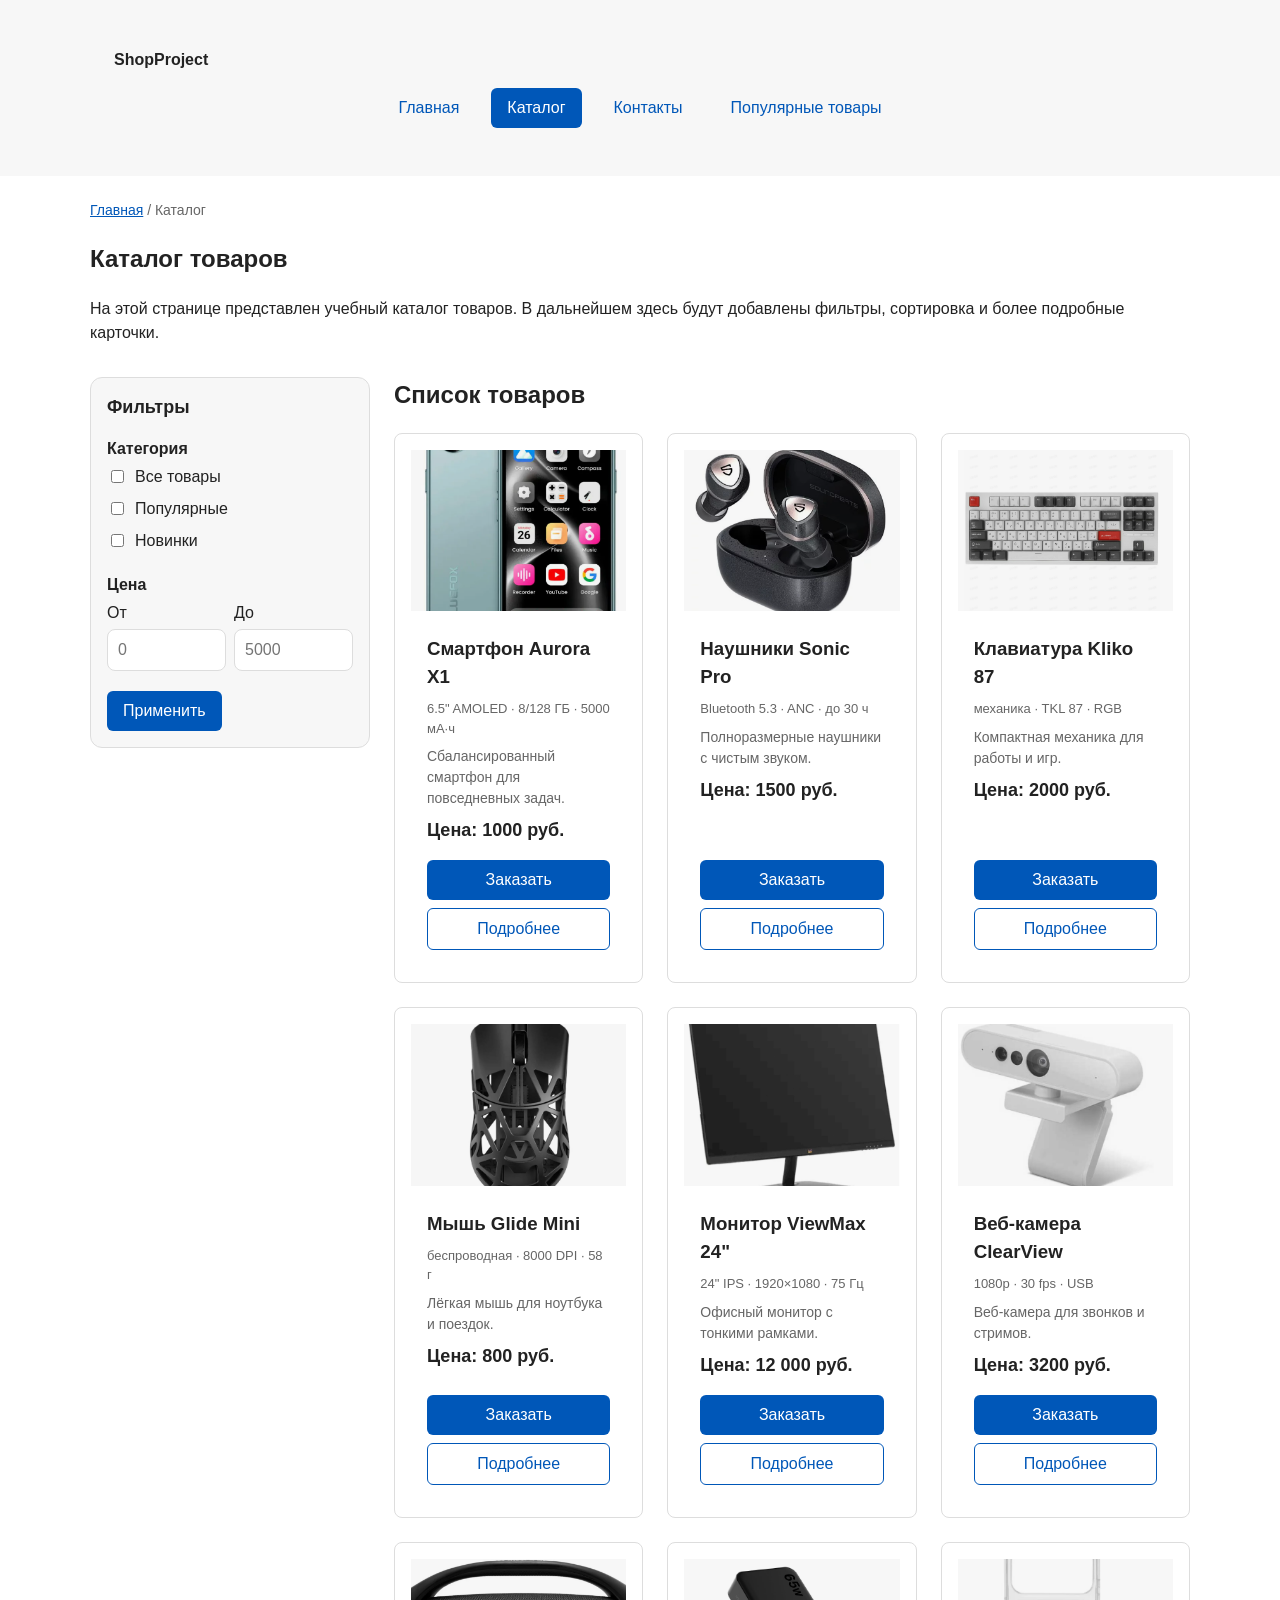
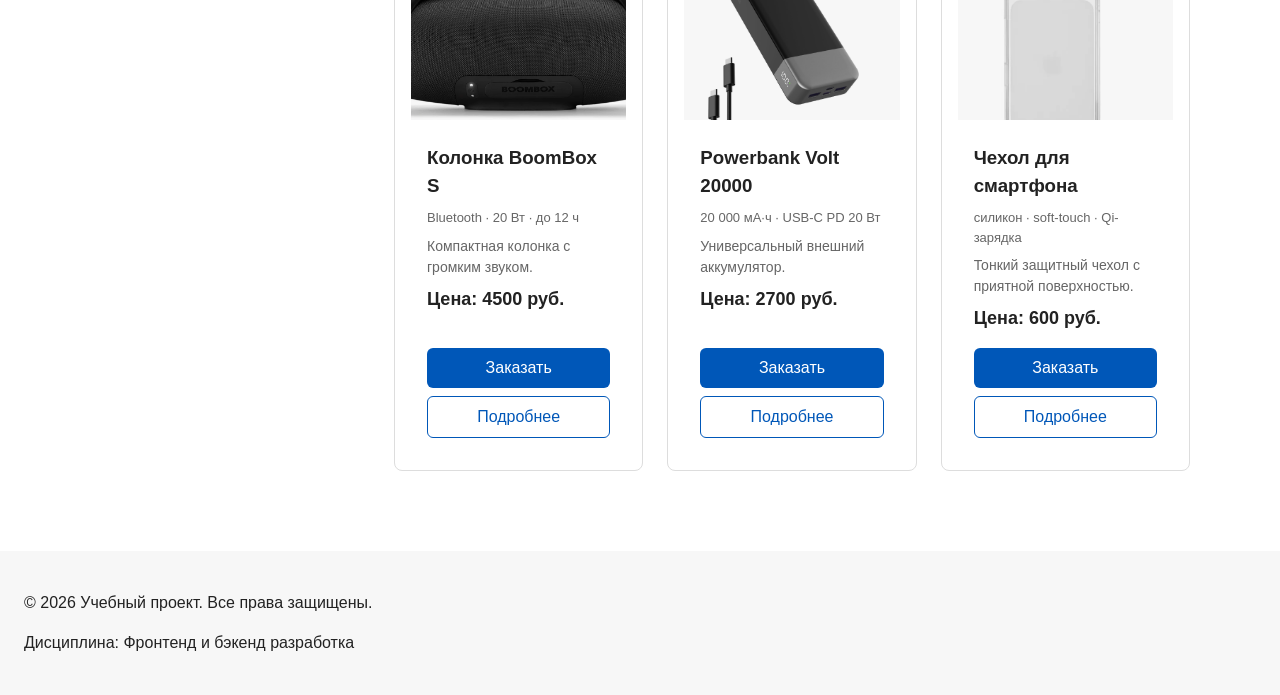
<file: catalog.html>
<!DOCTYPE html>
<html lang="ru">
<head>
  <meta charset="UTF-8">
  <meta name="viewport" content="width=device-width, initial-scale=1.0">
  <title>Каталог товаров — Учебный интернет-магазин</title>
  <meta name="description" content="Каталог товаров учебного интернет-магазина.">

  <link rel="stylesheet" href="css/style.css">

  <meta property="og:type" content="website">
  <meta property="og:title" content="Учебный интернет-магазин">
  <meta property="og:description" content="Учебный frontend-проект интернет-магазина.">
  <meta property="og:image" content="https://razen-mirea.github.io/kr1-html-css-shop/images/preview.jpg">
  <meta property="og:url" content="https://razen-mirea.github.io/kr1-html-css-shop/catalog.html">

  <script src="js/main.js" defer></script>
</head>
<body>
  <header class="site-header">
    <div class="site-header__inner">
      <a class="site-header__logo" href="index.html">ShopProject</a>

      <nav class="site-nav" aria-label="Основная навигация">
        <ul class="site-nav__list">
          <li class="site-nav__item">
            <a class="site-nav__link" href="index.html">Главная</a>
          </li>
          <li class="site-nav__item">
            <a class="site-nav__link site-nav__link--active" href="catalog.html" aria-current="page">Каталог</a>
          </li>
          <li class="site-nav__item">
            <a class="site-nav__link" href="contacts.html">Контакты</a>
          </li>
          <li class="site-nav__item">
            <a class="site-nav__link" href="index.html#popular">Популярные товары</a>
          </li>
        </ul>
      </nav>
    </div>
  </header>

  <main>
    <nav class="breadcrumbs" aria-label="Хлебные крошки">
      <a class="breadcrumbs__link" href="index.html">Главная</a>
      <span class="breadcrumbs__current">Каталог</span>
    </nav>

    <section class="section">
      <h1>Каталог товаров</h1>
      <p>
        На этой странице представлен учебный каталог товаров.
        В дальнейшем здесь будут добавлены фильтры, сортировка и более
        подробные карточки.
      </p>
    </section>

    <div class="catalog-layout">
      <aside
        class="catalog__filters filters filters_sticky"
        aria-label="Фильтры каталога"
      >
        <h2 class="filters__title">Фильтры</h2>

        <form class="filters__form" action="#" method="get">
          <fieldset class="filters__group">
            <legend class="filters__legend">Категория</legend>

            <label class="filters__option">
              <input
                class="filters__checkbox"
                id="cat-all"
                type="checkbox"
                name="category"
                value="all"
              >
              <span class="filters__label-text">Все товары</span>
            </label>

            <label class="filters__option">
              <input
                class="filters__checkbox"
                id="cat-popular"
                type="checkbox"
                name="category"
                value="popular"
              >
              <span class="filters__label-text">Популярные</span>
            </label>

            <label class="filters__option">
              <input
                class="filters__checkbox"
                id="cat-new"
                type="checkbox"
                name="category"
                value="new"
              >
              <span class="filters__label-text">Новинки</span>
            </label>
          </fieldset>

          <fieldset class="filters__group">
            <legend class="filters__legend">Цена</legend>

            <div class="filters__range">
              <label class="filters__field" for="price-from">
                <span class="filters__label-text">От</span>
                <input
                  class="filters__input"
                  id="price-from"
                  name="price-from"
                  type="number"
                  min="0"
                  placeholder="0"
                >
              </label>

              <label class="filters__field" for="price-to">
                <span class="filters__label-text">До</span>
                <input
                  class="filters__input"
                  id="price-to"
                  name="price-to"
                  type="number"
                  min="0"
                  placeholder="5000"
                >
              </label>
            </div>
          </fieldset>

          <button class="button button--primary filters__submit" type="submit">
            Применить
          </button>
        </form>
      </aside>

      <section class="catalog__products" id="catalog" aria-labelledby="catalog-products-title">
        <h2 id="catalog-products-title">Список товаров</h2>

        <div class="products-grid">
          <article class="product-card">
            <div class="product-card__media">
              <img
                class="product-card__image"
                src="images/products/aurora-x1.jpg"
                alt="Смартфон Aurora X1"
                data-fallback-name="Смартфон Aurora X1"
                width="480"
                height="360"
                loading="lazy"
                decoding="async"
              >
            </div>
            <div class="product-card__body">
              <h3 class="product-card__title">Смартфон Aurora X1</h3>
              <p class="product-card__specs-inline">6.5" AMOLED · 8/128 ГБ · 5000 мА·ч</p>
              <p class="product-card__description">Сбалансированный смартфон для повседневных задач.</p>
              <p class="product-card__price">Цена: 1000 руб.</p>
              <div class="product-card__actions">
                <button class="button button--primary product-card__button" type="button" data-product="Смартфон Aurora X1">Заказать</button>
                <a class="button button--secondary" href="product.html?id=aurora-x1">Подробнее</a>
              </div>
            </div>
          </article>

          <article class="product-card">
            <div class="product-card__media">
              <img
                class="product-card__image"
                src="images/products/sonic-pro.jpg"
                alt="Наушники Sonic Pro"
                data-fallback-name="Наушники Sonic Pro"
                width="480"
                height="360"
                loading="lazy"
                decoding="async"
              >
            </div>
            <div class="product-card__body">
              <h3 class="product-card__title">Наушники Sonic Pro</h3>
              <p class="product-card__specs-inline">Bluetooth 5.3 · ANC · до 30 ч</p>
              <p class="product-card__description">Полноразмерные наушники с чистым звуком.</p>
              <p class="product-card__price">Цена: 1500 руб.</p>
              <div class="product-card__actions">
                <button class="button button--primary product-card__button" type="button" data-product="Наушники Sonic Pro">Заказать</button>
                <a class="button button--secondary" href="product.html?id=sonic-pro">Подробнее</a>
              </div>
            </div>
          </article>

          <article class="product-card">
            <div class="product-card__media">
              <img
                class="product-card__image"
                src="images/products/kliko-87.jpg"
                alt="Клавиатура Kliko 87"
                data-fallback-name="Клавиатура Kliko 87"
                width="480"
                height="360"
                loading="lazy"
                decoding="async"
              >
            </div>
            <div class="product-card__body">
              <h3 class="product-card__title">Клавиатура Kliko 87</h3>
              <p class="product-card__specs-inline">механика · TKL 87 · RGB</p>
              <p class="product-card__description">Компактная механика для работы и игр.</p>
              <p class="product-card__price">Цена: 2000 руб.</p>
              <div class="product-card__actions">
                <button class="button button--primary product-card__button" type="button" data-product="Клавиатура Kliko 87">Заказать</button>
                <a class="button button--secondary" href="product.html?id=kliko-87">Подробнее</a>
              </div>
            </div>
          </article>

          <article class="product-card">
            <div class="product-card__media">
              <img
                class="product-card__image"
                src="images/products/glide-mini.jpg"
                alt="Мышь Glide Mini"
                data-fallback-name="Мышь Glide Mini"
                width="480"
                height="360"
                loading="lazy"
                decoding="async"
              >
            </div>
            <div class="product-card__body">
              <h3 class="product-card__title">Мышь Glide Mini</h3>
              <p class="product-card__specs-inline">беспроводная · 8000 DPI · 58 г</p>
              <p class="product-card__description">Лёгкая мышь для ноутбука и поездок.</p>
              <p class="product-card__price">Цена: 800 руб.</p>
              <div class="product-card__actions">
                <button class="button button--primary product-card__button" type="button" data-product="Мышь Glide Mini">Заказать</button>
                <a class="button button--secondary" href="product.html?id=glide-mini">Подробнее</a>
              </div>
            </div>
          </article>

          <article class="product-card">
            <div class="product-card__media">
              <img
                class="product-card__image"
                src="images/products/viewmax-24.jpg"
                alt='Монитор ViewMax 24"'
                data-fallback-name='Монитор ViewMax 24"'
                width="480"
                height="360"
                loading="lazy"
                decoding="async"
              >
            </div>
            <div class="product-card__body">
              <h3 class="product-card__title">Монитор ViewMax 24"</h3>
              <p class="product-card__specs-inline">24" IPS · 1920×1080 · 75 Гц</p>
              <p class="product-card__description">Офисный монитор с тонкими рамками.</p>
              <p class="product-card__price">Цена: 12 000 руб.</p>
              <div class="product-card__actions">
                <button class="button button--primary product-card__button" type="button" data-product='Монитор ViewMax 24"'>Заказать</button>
                <a class="button button--secondary" href="product.html?id=viewmax-24">Подробнее</a>
              </div>
            </div>
          </article>

          <article class="product-card">
            <div class="product-card__media">
              <img
                class="product-card__image"
                src="images/products/clearview-cam.jpg"
                alt="Веб-камера ClearView"
                data-fallback-name="Веб-камера ClearView"
                width="480"
                height="360"
                loading="lazy"
                decoding="async"
              >
            </div>
            <div class="product-card__body">
              <h3 class="product-card__title">Веб-камера ClearView</h3>
              <p class="product-card__specs-inline">1080p · 30 fps · USB</p>
              <p class="product-card__description">Веб-камера для звонков и стримов.</p>
              <p class="product-card__price">Цена: 3200 руб.</p>
              <div class="product-card__actions">
                <button class="button button--primary product-card__button" type="button" data-product="Веб-камера ClearView">Заказать</button>
                <a class="button button--secondary" href="product.html?id=clearview-cam">Подробнее</a>
              </div>
            </div>
          </article>

          <article class="product-card">
            <div class="product-card__media">
              <img
                class="product-card__image"
                src="images/products/boombox-s.jpg"
                alt="Колонка BoomBox S"
                data-fallback-name="Колонка BoomBox S"
                width="480"
                height="360"
                loading="lazy"
                decoding="async"
              >
            </div>
            <div class="product-card__body">
              <h3 class="product-card__title">Колонка BoomBox S</h3>
              <p class="product-card__specs-inline">Bluetooth · 20 Вт · до 12 ч</p>
              <p class="product-card__description">Компактная колонка с громким звуком.</p>
              <p class="product-card__price">Цена: 4500 руб.</p>
              <div class="product-card__actions">
                <button class="button button--primary product-card__button" type="button" data-product="Колонка BoomBox S">Заказать</button>
                <a class="button button--secondary" href="product.html?id=boombox-s">Подробнее</a>
              </div>
            </div>
          </article>

          <article class="product-card">
            <div class="product-card__media">
              <img
                class="product-card__image"
                src="images/products/volt-20000.jpg"
                alt="Powerbank Volt 20000"
                data-fallback-name="Powerbank Volt 20000"
                width="480"
                height="360"
                loading="lazy"
                decoding="async"
              >
            </div>
            <div class="product-card__body">
              <h3 class="product-card__title">Powerbank Volt 20000</h3>
              <p class="product-card__specs-inline">20 000 мА·ч · USB-C PD 20 Вт</p>
              <p class="product-card__description">Универсальный внешний аккумулятор.</p>
              <p class="product-card__price">Цена: 2700 руб.</p>
              <div class="product-card__actions">
                <button class="button button--primary product-card__button" type="button" data-product="Powerbank Volt 20000">Заказать</button>
                <a class="button button--secondary" href="product.html?id=volt-20000">Подробнее</a>
              </div>
            </div>
          </article>

          <article class="product-card">
            <div class="product-card__media">
              <img
                class="product-card__image"
                src="images/products/phone-case.jpg"
                alt="Чехол для смартфона"
                data-fallback-name="Чехол для смартфона"
                width="480"
                height="360"
                loading="lazy"
                decoding="async"
              >
            </div>
            <div class="product-card__body">
              <h3 class="product-card__title">Чехол для смартфона</h3>
              <p class="product-card__specs-inline">силикон · soft-touch · Qi-зарядка</p>
              <p class="product-card__description">Тонкий защитный чехол с приятной поверхностью.</p>
              <p class="product-card__price">Цена: 600 руб.</p>
              <div class="product-card__actions">
                <button class="button button--primary product-card__button" type="button" data-product="Чехол для смартфона">Заказать</button>
                <a class="button button--secondary" href="product.html?id=phone-case">Подробнее</a>
              </div>
            </div>
          </article>
        </div>
      </section>
    </div>
  </main>

  <footer>
    <p>&copy; 2026 Учебный проект. Все права защищены.</p>
    <p>Дисциплина: Фронтенд и бэкенд разработка</p>
  </footer>

  <dialog class="order-dialog" id="order-dialog" aria-labelledby="order-dialog-title">
    <button
      class="order-dialog__close"
      type="button"
      id="close-order-dialog-x"
      aria-label="Закрыть окно"
    >
      <span aria-hidden="true">×</span>
    </button>

    <h2 class="order-dialog__title" id="order-dialog-title">Оформление заявки</h2>

    <form class="order-form" id="order-form" action="#" method="post" novalidate>
      <input id="selected-product" name="selected-product" type="hidden">

      <div class="order-form__field">
        <label class="order-form__label" for="order-name">Имя</label>
        <input
          class="order-form__input"
          id="order-name"
          name="name"
          type="text"
          autocomplete="name"
          placeholder="Укажите имя"
          aria-describedby="order-name-error"
          aria-invalid="false"
          required
        >
        <p class="order-form__error" id="order-name-error" role="alert" hidden></p>
      </div>

      <div class="order-form__field">
        <label class="order-form__label" for="order-email">E-mail</label>
        <input
          class="order-form__input"
          id="order-email"
          name="email"
          type="email"
          autocomplete="email"
          placeholder="Укажите электронную почту"
          aria-describedby="order-email-error"
          aria-invalid="false"
          required
        >
        <p class="order-form__error" id="order-email-error" role="alert" hidden></p>
      </div>

      <div class="order-form__field">
        <label class="order-form__label" for="order-phone">Телефон</label>
        <input
          class="order-form__input"
          id="order-phone"
          name="phone"
          type="tel"
          inputmode="tel"
          autocomplete="tel"
          placeholder="+7 (900) 000-00-00"
          pattern="^\+7 \(\d{3}\) \d{3}-\d{2}-\d{2}$"
          aria-describedby="order-phone-error"
          aria-invalid="false"
          required
        >
        <p class="order-form__error" id="order-phone-error" role="alert" hidden></p>
      </div>

      <div class="form-field">
        <label for="order-date">Дата связи</label>
        <input
          class="order-form__input"
          id="order-date"
          name="date"
          type="date"
        >
      </div>

      <div class="form-field">
        <label for="order-topic">Тема заявки</label>
        <select
          id="order-topic"
          name="topic"
          aria-describedby="order-topic-error"
          aria-invalid="false"
          required
        >
          <option value="">Выберите тему</option>
          <option value="product">Заказ товара</option>
          <option value="consultation">Консультация</option>
          <option value="delivery">Доставка</option>
        </select>
        <p class="order-form__error" id="order-topic-error" role="alert" hidden></p>
      </div>

      <div class="form-field">
        <label for="order-comment">Комментарий</label>
        <textarea
          class="order-form__input"
          id="order-comment"
          name="comment"
          rows="4"
          placeholder="Укажите дополнительную информацию"
        ></textarea>
      </div>

      <div class="form-field form-field--checkbox">
        <label>
          <input
            id="checkbox-order-dialog"
            name="agreement"
            type="checkbox"
            aria-describedby="checkbox-order-dialog-error"
            aria-invalid="false"
            required
          >
          Я согласен на обработку данных
        </label>
        <p class="order-form__error" id="checkbox-order-dialog-error" role="alert" hidden></p>
      </div>

      <div class="order-form__actions">
        <button class="button button--ghost" type="button" id="clear-order-form">
          Очистить всё
        </button>
        <button class="button button--secondary" type="button" id="close-order-dialog">
          Закрыть
        </button>
        <button class="button button--primary" type="submit" id="submit-order-dialog">
          Отправить заявку
        </button>
      </div>
    </form>
  </dialog>

  <button class="scroll-top" type="button" aria-label="Наверх">
    <span class="scroll-top__icon" aria-hidden="true"></span>
  </button>

  <p class="success-message" id="success-message" role="status" aria-live="polite" hidden>
    Форма успешно отправлена!
  </p>

  <script src="js/product-images.js" defer></script>
  <script src="js/main.js" defer></script>
  <script src="js/scroll-top.js" defer></script>
</body>
</html>
</file>
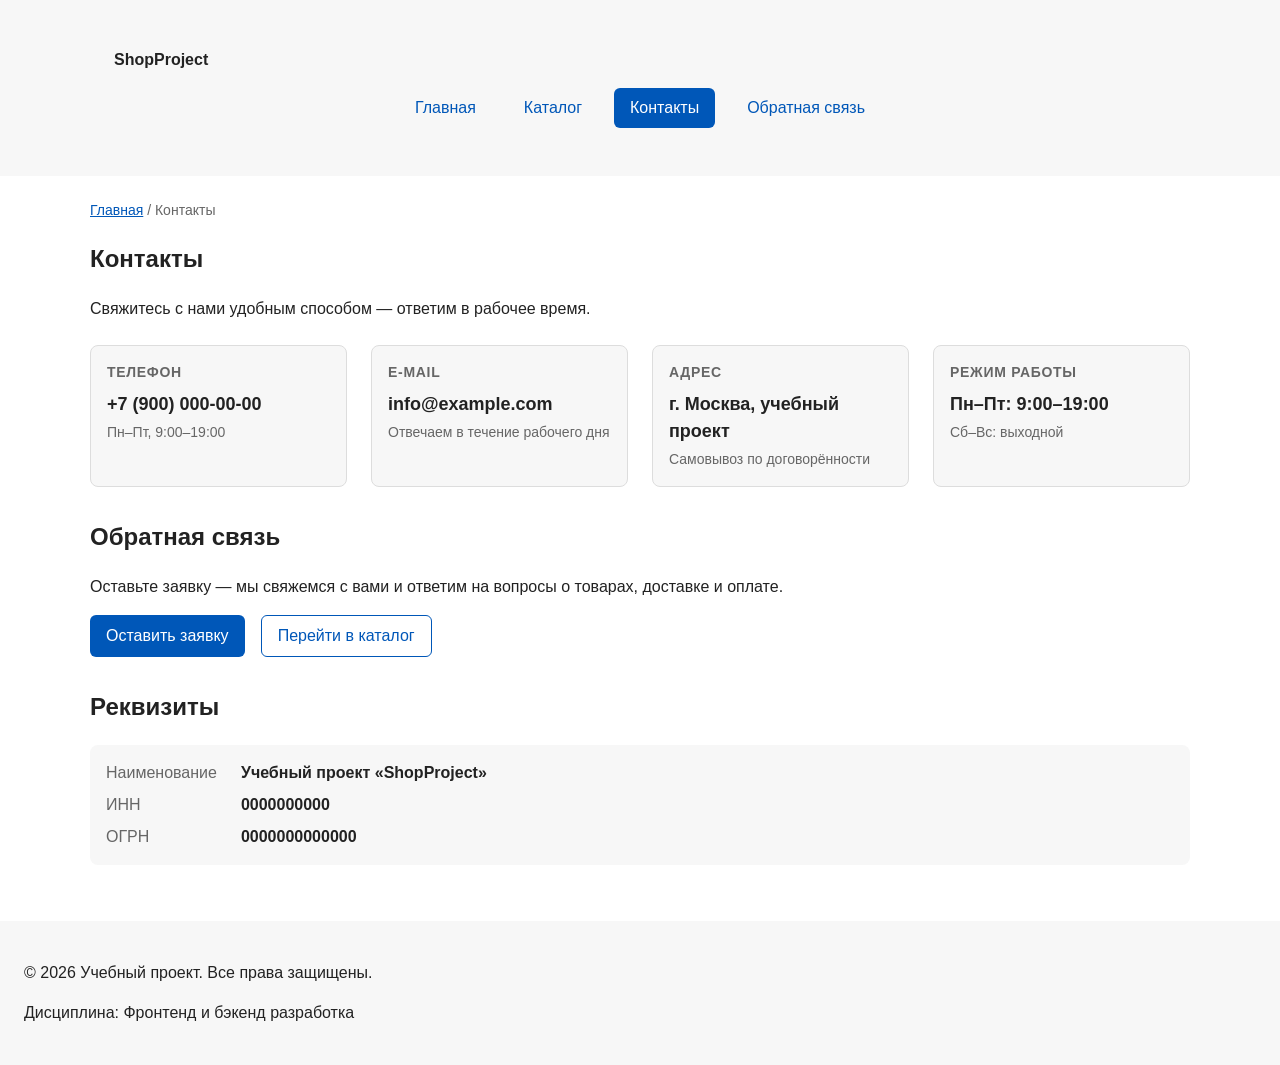
<file: contacts.html>
<!DOCTYPE html>
<html lang="ru">
<head>
  <meta charset="UTF-8">
  <meta name="viewport" content="width=device-width, initial-scale=1.0">
  <title>Контакты — Учебный интернет-магазин</title>
  <meta name="description" content="Контактная информация учебного интернет-магазина: телефон, e-mail, адрес, режим работы.">

  <link rel="stylesheet" href="css/style.css">

  <meta property="og:type" content="website">
  <meta property="og:title" content="Контакты — Учебный интернет-магазин">
  <meta property="og:description" content="Контактная информация учебного интернет-магазина.">
  <meta property="og:image" content="https://razen-mirea.github.io/kr1-html-css-shop/images/preview.jpg">
  <meta property="og:url" content="https://razen-mirea.github.io/kr1-html-css-shop/contacts.html">

  <script src="js/main.js" defer></script>
</head>
<body>
  <header class="site-header">
    <div class="site-header__inner">
      <a class="site-header__logo" href="index.html">ShopProject</a>

      <nav class="site-nav" aria-label="Основная навигация">
        <ul class="site-nav__list">
          <li class="site-nav__item">
            <a class="site-nav__link" href="index.html">Главная</a>
          </li>
          <li class="site-nav__item">
            <a class="site-nav__link" href="catalog.html">Каталог</a>
          </li>
          <li class="site-nav__item">
            <a class="site-nav__link site-nav__link--active"
               href="contacts.html"
               aria-current="page">Контакты</a>
          </li>
          <li class="site-nav__item">
            <a class="site-nav__link" href="#feedback">Обратная связь</a>
          </li>
        </ul>
      </nav>
    </div>
  </header>

  <main>
    <nav class="breadcrumbs" aria-label="Хлебные крошки">
      <a class="breadcrumbs__link" href="index.html">Главная</a>
      <span class="breadcrumbs__current">Контакты</span>
    </nav>

    <section class="section">
      <h1>Контакты</h1>
      <p>
        Свяжитесь с нами удобным способом — ответим в рабочее время.
      </p>

      <div class="contact-cards">
        <article class="contact-card">
          <h2 class="contact-card__title">Телефон</h2>
          <p class="contact-card__value">
            <a href="tel:+79000000000">+7 (900) 000-00-00</a>
          </p>
          <p class="contact-card__note">Пн–Пт, 9:00–19:00</p>
        </article>

        <article class="contact-card">
          <h2 class="contact-card__title">E-mail</h2>
          <p class="contact-card__value">
            <a href="mailto:info@example.com">info@example.com</a>
          </p>
          <p class="contact-card__note">Отвечаем в течение рабочего дня</p>
        </article>

        <article class="contact-card">
          <h2 class="contact-card__title">Адрес</h2>
          <p class="contact-card__value">г. Москва, учебный проект</p>
          <p class="contact-card__note">Самовывоз по договорённости</p>
        </article>

        <article class="contact-card">
          <h2 class="contact-card__title">Режим работы</h2>
          <p class="contact-card__value">Пн–Пт: 9:00–19:00</p>
          <p class="contact-card__note">Сб–Вс: выходной</p>
        </article>
      </div>
    </section>

    <section class="section" id="feedback">
      <h2>Обратная связь</h2>
      <p>
        Оставьте заявку — мы свяжемся с вами и ответим на вопросы
        о товарах, доставке и оплате.
      </p>

      <div class="feedback-actions">
        <button
          class="button button--primary"
          type="button"
          data-product="Обратная связь"
        >
          Оставить заявку
        </button>
        <a class="button button--secondary" href="catalog.html#catalog">
          Перейти в каталог
        </a>
      </div>
    </section>

    <section class="section">
      <h2>Реквизиты</h2>
      <dl class="contacts-requisites">
        <dt>Наименование</dt>
        <dd>Учебный проект «ShopProject»</dd>
        <dt>ИНН</dt>
        <dd>0000000000</dd>
        <dt>ОГРН</dt>
        <dd>0000000000000</dd>
      </dl>
    </section>
  </main>

  <footer>
    <p>&copy; 2026 Учебный проект. Все права защищены.</p>
    <p>Дисциплина: Фронтенд и бэкенд разработка</p>
  </footer>

  <dialog class="order-dialog" id="order-dialog" aria-labelledby="order-dialog-title">
    <button
      class="order-dialog__close"
      type="button"
      id="close-order-dialog-x"
      aria-label="Закрыть окно"
    >
      <span aria-hidden="true">×</span>
    </button>

    <h2 class="order-dialog__title" id="order-dialog-title">Оформление заявки</h2>

    <form class="order-form" id="order-form" action="#" method="post" novalidate>
      <input id="selected-product" name="selected-product" type="hidden">

      <div class="order-form__field">
        <label class="order-form__label" for="order-name">Имя</label>
        <input
          class="order-form__input"
          id="order-name"
          name="name"
          type="text"
          autocomplete="name"
          placeholder="Укажите имя"
          aria-describedby="order-name-error"
          aria-invalid="false"
          required
        >
        <p class="order-form__error" id="order-name-error" role="alert" hidden></p>
      </div>

      <div class="order-form__field">
        <label class="order-form__label" for="order-email">E-mail</label>
        <input
          class="order-form__input"
          id="order-email"
          name="email"
          type="email"
          autocomplete="email"
          placeholder="Укажите электронную почту"
          aria-describedby="order-email-error"
          aria-invalid="false"
          required
        >
        <p class="order-form__error" id="order-email-error" role="alert" hidden></p>
      </div>

      <div class="order-form__field">
        <label class="order-form__label" for="order-phone">Телефон</label>
        <input
          class="order-form__input"
          id="order-phone"
          name="phone"
          type="tel"
          inputmode="tel"
          autocomplete="tel"
          placeholder="+7 (900) 000-00-00"
          pattern="^\+7 \(\d{3}\) \d{3}-\d{2}-\d{2}$"
          aria-describedby="order-phone-error"
          aria-invalid="false"
          required
        >
        <p class="order-form__error" id="order-phone-error" role="alert" hidden></p>
      </div>

      <div class="form-field">
        <label for="order-date">Дата связи</label>
        <input class="order-form__input" id="order-date" name="date" type="date">
      </div>

      <div class="form-field">
        <label for="order-topic">Тема заявки</label>
        <select
          id="order-topic"
          name="topic"
          aria-describedby="order-topic-error"
          aria-invalid="false"
          required
        >
          <option value="">Выберите тему</option>
          <option value="product">Заказ товара</option>
          <option value="consultation">Консультация</option>
          <option value="delivery">Доставка</option>
        </select>
        <p class="order-form__error" id="order-topic-error" role="alert" hidden></p>
      </div>

      <div class="form-field">
        <label for="order-comment">Комментарий</label>
        <textarea
          class="order-form__input"
          id="order-comment"
          name="comment"
          rows="4"
          placeholder="Укажите дополнительную информацию"
        ></textarea>
      </div>

      <div class="form-field form-field--checkbox">
        <label>
          <input
            id="checkbox-order-dialog"
            name="agreement"
            type="checkbox"
            aria-describedby="checkbox-order-dialog-error"
            aria-invalid="false"
            required
          >
          Я согласен на обработку данных
        </label>
        <p class="order-form__error" id="checkbox-order-dialog-error" role="alert" hidden></p>
      </div>

      <div class="order-form__actions">
        <button class="button button--ghost" type="button" id="clear-order-form">
          Очистить всё
        </button>
        <button class="button button--secondary" type="button" id="close-order-dialog">
          Закрыть
        </button>
        <button class="button button--primary" type="submit" id="submit-order-dialog">
          Отправить заявку
        </button>
      </div>
    </form>
  </dialog>

  <button class="scroll-top" type="button" aria-label="Наверх">
    <span class="scroll-top__icon" aria-hidden="true"></span>
  </button>

  <p class="success-message" id="success-message" role="status" aria-live="polite" hidden>
    Форма успешно отправлена!
  </p>

  <script src="js/scroll-top.js" defer></script>
</body>
</html>
</file>
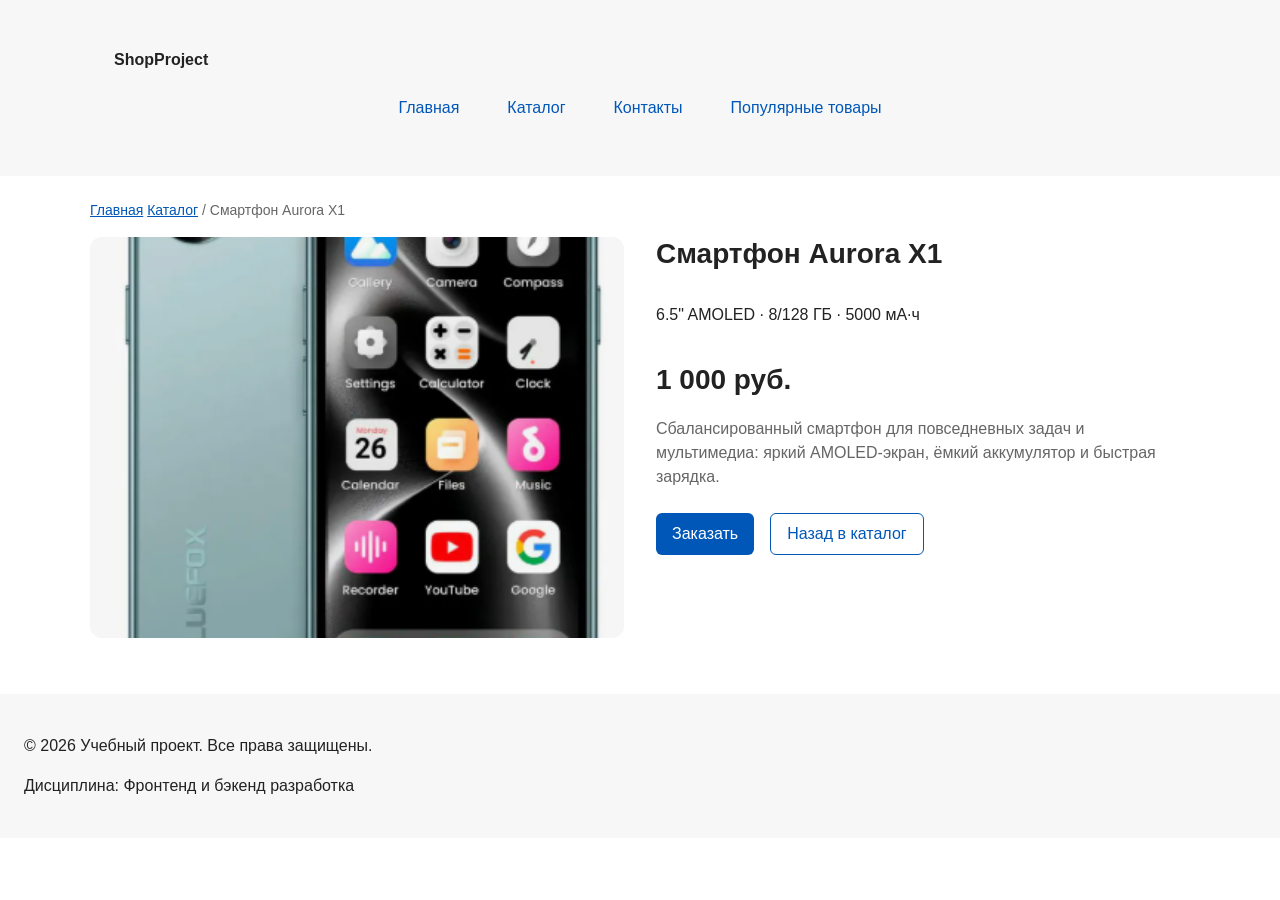
<file: product.html>
<!DOCTYPE html>
<html lang="ru">
<head>
  <meta charset="UTF-8">
  <meta name="viewport" content="width=device-width, initial-scale=1.0">
  <title>Смартфон Aurora X1 — Учебный интернет-магазин</title>
  <meta name="description" content="Подробная информация о смартфоне Aurora X1.">

  <link rel="stylesheet" href="css/style.css">

  <meta property="og:type" content="product">
  <meta property="og:title" content="Смартфон Aurora X1 — Учебный интернет-магазин">
  <meta property="og:description" content="Сбалансированный смартфон для повседневных задач.">
  <meta property="og:image" content="https://picsum.photos/seed/aurora-x1/1200/900">

  <script src="js/main.js" defer></script>
</head>
<body>
  <header class="site-header">
    <div class="site-header__inner">
      <a class="site-header__logo" href="index.html">ShopProject</a>

      <nav class="site-nav" aria-label="Основная навигация">
        <ul class="site-nav__list">
          <li class="site-nav__item">
            <a class="site-nav__link" href="index.html">Главная</a>
          </li>
          <li class="site-nav__item">
            <a class="site-nav__link" href="catalog.html">Каталог</a>
          </li>
          <li class="site-nav__item">
            <a class="site-nav__link" href="contacts.html">Контакты</a>
          </li>
          <li class="site-nav__item">
            <a class="site-nav__link" href="index.html#popular">Популярные товары</a>
          </li>
        </ul>
      </nav>
    </div>
  </header>

  <main>
    <nav class="breadcrumbs" aria-label="Хлебные крошки">
      <a class="breadcrumbs__link" href="index.html">Главная</a>
      <a class="breadcrumbs__link" href="catalog.html">Каталог</a>
      <span class="breadcrumbs__current" id="product-breadcrumb">Смартфон Aurora X1</span>
    </nav>

    <article class="product-page">
      <div class="product-page__media">
        <img
          class="product-page__image"
          id="product-image"
          src="images/products/aurora-x1.jpg"
          alt="Смартфон Aurora X1"
          data-fallback-name="Смартфон Aurora X1"
          width="800"
          height="600"
          decoding="async"
        >
      </div>

      <div class="product-page__info">
        <h1 class="product-page__title" id="product-title">Смартфон Aurora X1</h1>
        <p class="product-page__specs-inline" id="product-specs">6.5" AMOLED · 8/128 ГБ · 5000 мА·ч</p>
        <p class="product-page__price" id="product-price">1 000 руб.</p>
        <p class="product-page__description" id="product-description">
          Сбалансированный смартфон для повседневных задач и мультимедиа:
          яркий AMOLED-экран, ёмкий аккумулятор и быстрая зарядка.
        </p>

        <div class="product-page__actions">
          <button
            class="button button--primary"
            id="product-order-button"
            type="button"
            data-product="Смартфон Aurora X1"
          >
            Заказать
          </button>
          <a class="button button--secondary" href="catalog.html">
            Назад в каталог
          </a>
        </div>
      </div>
    </article>

    <script src="js/product-page.js" defer></script>
    <script src="js/product-images.js" defer></script>
    <script src="js/scroll-top.js" defer></script>
  </main>

  <footer>
    <p>&copy; 2026 Учебный проект. Все права защищены.</p>
    <p>Дисциплина: Фронтенд и бэкенд разработка</p>
  </footer>

  <dialog class="order-dialog" id="order-dialog" aria-labelledby="order-dialog-title">
    <button class="order-dialog__close" type="button" id="close-order-dialog-x" aria-label="Закрыть окно">
      <span aria-hidden="true">×</span>
    </button>

    <h2 class="order-dialog__title" id="order-dialog-title">Оформление заявки</h2>

    <form class="order-form" id="order-form" action="#" method="post" novalidate>
      <input id="selected-product" name="selected-product" type="hidden">

      <div class="order-form__field">
        <label class="order-form__label" for="order-name">Имя</label>
        <input class="order-form__input" id="order-name" name="name" type="text"
          autocomplete="name" placeholder="Укажите имя"
          aria-describedby="order-name-error" aria-invalid="false" required>
        <p class="order-form__error" id="order-name-error" role="alert" hidden></p>
      </div>

      <div class="order-form__field">
        <label class="order-form__label" for="order-email">E-mail</label>
        <input class="order-form__input" id="order-email" name="email" type="email"
          autocomplete="email" placeholder="Укажите электронную почту"
          aria-describedby="order-email-error" aria-invalid="false" required>
        <p class="order-form__error" id="order-email-error" role="alert" hidden></p>
      </div>

      <div class="order-form__field">
        <label class="order-form__label" for="order-phone">Телефон</label>
        <input class="order-form__input" id="order-phone" name="phone" type="tel"
          inputmode="tel" autocomplete="tel" placeholder="+7 (900) 000-00-00"
          pattern="^\+7 \(\d{3}\) \d{3}-\d{2}-\d{2}$"
          aria-describedby="order-phone-error" aria-invalid="false" required>
        <p class="order-form__error" id="order-phone-error" role="alert" hidden></p>
      </div>

      <div class="form-field">
        <label for="order-date">Дата связи</label>
        <input class="order-form__input" id="order-date" name="date" type="date">
      </div>

      <div class="form-field">
        <label for="order-topic">Тема заявки</label>
        <select id="order-topic" name="topic"
          aria-describedby="order-topic-error" aria-invalid="false" required>
          <option value="">Выберите тему</option>
          <option value="product">Заказ товара</option>
          <option value="consultation">Консультация</option>
          <option value="delivery">Доставка</option>
        </select>
        <p class="order-form__error" id="order-topic-error" role="alert" hidden></p>
      </div>

      <div class="form-field">
        <label for="order-comment">Комментарий</label>
        <textarea class="order-form__input" id="order-comment" name="comment"
          rows="4" placeholder="Укажите дополнительную информацию"></textarea>
      </div>

      <div class="form-field form-field--checkbox">
        <label>
          <input id="checkbox-order-dialog" name="agreement" type="checkbox"
            aria-describedby="checkbox-order-dialog-error" aria-invalid="false" required>
          Я согласен на обработку данных
        </label>
        <p class="order-form__error" id="checkbox-order-dialog-error" role="alert" hidden></p>
      </div>

      <div class="order-form__actions">
        <button class="button button--ghost" type="button" id="clear-order-form">Очистить всё</button>
        <button class="button button--secondary" type="button" id="close-order-dialog">Закрыть</button>
        <button class="button button--primary" type="submit" id="submit-order-dialog">Отправить заявку</button>
      </div>
    </form>
  </dialog>

  <button class="scroll-top" type="button" aria-label="Наверх">
    <span class="scroll-top__icon" aria-hidden="true"></span>
  </button>

  <p class="success-message" id="success-message" role="status" aria-live="polite" hidden>
    Форма успешно отправлена!
  </p>

  <script src="js/scroll-top.js" defer></script>
</body>
</html>
</file>
<file: css/style.css>
/* ===============================
   1. Переменные проекта
   =============================== */

:root {
  /* Основные цвета */
  --color-bg: #ffffff;
  --color-text: #222222;
  --color-muted: #666666;
  --color-primary: #0057b8;
  --color-primary-dark: #003f86;
  --color-border: #dddddd;
  --color-surface: #f7f7f7;
  --color-surface-accent: #eef5ff;
  --color-danger: #b00020;
  --color-success: #168a2f;
  --color-success-bg: #eefaf0;
  --color-white: #ffffff;
  --color-focus: #0057b8;

  /* Отступы */
  --space-xs: 4px;
  --space-sm: 8px;
  --space-md: 16px;
  --space-lg: 24px;
  --space-xl: 32px;

  /* Скругления */
  --radius-sm: 6px;
  --radius-md: 8px;
  --radius-lg: 12px;

  /* Размеры */
  --container-width: 1100px;
  --header-height: 200px;
  --z-scroll-top: 900;
}

/* ===============================
   2. Базовые стили
   =============================== */

* {
  box-sizing: border-box;
}

html {
  scroll-behavior: smooth;
  scroll-padding-top: var(--header-height);
}

body {
  margin: 0;
  font-family: Arial, sans-serif;
  line-height: 1.5;
  color: var(--color-text);
  background-color: var(--color-bg);
}

header,
main,
footer {
  padding: var(--space-lg);
}

header {
  position: sticky;
  top: 0;
  z-index: 1000;
  background-color: var(--color-surface);
}

footer {
  background-color: var(--color-surface);
}

:target {
  outline: 2px dashed var(--color-primary);
  outline-offset: 4px;
}

/* ===============================
   3. Ссылки
   =============================== */

a {
  color: var(--color-primary);
}

a:hover {
  color: var(--color-primary-dark);
}

a:focus-visible {
  outline: 2px solid var(--color-primary);
  outline-offset: 3px;
}

/* ===============================
   4. Кнопки
   =============================== */

.button {
  display: inline-block;
  padding: var(--space-sm) var(--space-md);
  border: none;
  border-radius: var(--radius-sm);
  font: inherit;
  text-decoration: none;
  cursor: pointer;
}

.button--primary {
  color: var(--color-white);
  background-color: var(--color-primary);
}

.button--primary:hover {
  background-color: var(--color-primary-dark);
}

.button--secondary {
  color: var(--color-primary);
  background-color: transparent;
  border: 1px solid var(--color-primary);
}

.button--secondary:hover {
  color: var(--color-white);
  background-color: var(--color-primary);
}

.button:focus-visible {
  outline: 2px solid var(--color-primary);
  outline-offset: 3px;
}

.button:disabled,
.button--disabled {
  opacity: 0.6;
  cursor: not-allowed;
}

/* ===============================
   5. Общие секции и контейнеры
   =============================== */

.hero {
  max-width: var(--container-width);
  margin: 0 auto var(--space-xl);
  padding: var(--space-xl) var(--space-lg);
  background-color: var(--color-surface-accent);
  border-radius: var(--radius-lg);
}

.section {
  max-width: var(--container-width);
  margin: 0 auto var(--space-xl);
}

section {
  margin-bottom: var(--space-lg);
}

.section h2,
section h2 {
  margin-top: 0;
}

.aside-info {
  max-width: var(--container-width);
  margin: 0 auto var(--space-xl);
  padding: var(--space-md);
  border-left: 4px solid var(--color-primary);
  background-color: var(--color-surface);
}

/* ===============================
   6. Сетка товаров и карточки
   =============================== */

.products-grid {
  display: grid;
  grid-template-columns: repeat(3, 1fr);
  gap: var(--space-lg);
}

.product-card {
  display: flex;
  flex-direction: column;
  gap: var(--space-sm);
  padding: var(--space-md);
  border: 1px solid var(--color-border);
  border-radius: var(--radius-md);
  background-color: var(--color-bg);
}

.product-card:hover {
  border-color: var(--color-primary);
}

.product-card--featured {
  border-color: var(--color-primary);
}

.product-card--discount {
  border-color: var(--color-danger);
}

.product-card__title {
  margin: 0;
  color: var(--color-text);
}

.product-card__description {
  margin: 0;
  color: var(--color-muted);
}

.product-card__price {
  margin: 0;
  font-weight: 700;
}

.product-card--discount .product-card__price {
  color: var(--color-danger);
}

.product-card__button {
  margin-top: auto;
  align-self: flex-start;
}

.product-card {
  overflow: hidden;      /* скругляет углы у картинки вместе с карточкой */
}

.product-card__media {
  position: relative;
  aspect-ratio: 4 / 3;   /* резервирует место до загрузки — нет «дёрганья» */
  background: var(--color-surface); /* подложка, пока картинка грузится */
  overflow: hidden;
}

.product-card__image {
  display: block;
  width: 100%;
  height: 100%;
  object-fit: cover;     /* не искажает пропорции */
  object-position: center;
  transition: transform 0.4s ease;
}

.product-card:hover .product-card__image {
  transform: scale(1.04);
}

.product-card__actions {
  display: flex;
  flex-wrap: wrap;
  gap: var(--space-sm);
  margin-top: auto;      /* кнопки прижаты к низу карточки */
}

.product-card__actions .button {
  flex: 1 1 auto;
  text-align: center;
}

/* ===============================
   7. Формы и модальное окно
   =============================== */

.order-dialog {
  width: min(100% - 32px, 560px);
  padding: var(--space-lg);
  border: none;
  border-radius: var(--radius-lg);
}

.order-dialog::backdrop {
  background-color: rgba(0, 0, 0, 0.5);
}

.order-dialog__title {
  margin-top: 0;
}

.order-form__field,
.form-field {
  margin-bottom: var(--space-md);
}

.order-form__label,
.form-field label {
  display: block;
  margin-bottom: var(--space-xs);
}

.order-form__input,
.order-form__select,
.order-form__textarea,
.form-field input,
.form-field select,
.form-field textarea {
  width: 100%;
  padding: 10px 12px;
  border: 1px solid var(--color-border);
  border-radius: var(--radius-sm);
  font: inherit;
}

.form-field input[type="checkbox"] {
  width: auto;
}

.form-field small {
  display: block;
  margin-top: var(--space-xs);
  color: var(--color-muted);
}

.order-form__input:hover,
.order-form__select:hover,
.order-form__textarea:hover,
.form-field input:hover,
.form-field select:hover,
.form-field textarea:hover {
  border-color: var(--color-primary);
}

.order-form__input:focus-visible,
.order-form__select:focus-visible,
.order-form__textarea:focus-visible,
.form-field input:focus-visible,
.form-field select:focus-visible,
.form-field textarea:focus-visible,
.form-actions button:focus-visible {
  outline: 2px solid var(--color-primary);
  outline-offset: 3px;
}

[aria-invalid="true"] {
  border-color: var(--color-danger);
}

.order-form__actions {
  display: flex;
  flex-wrap: wrap;
  gap: var(--space-md);
  margin-top: var(--space-lg);
}

.form-actions {
  display: flex;
  gap: 12px;
  margin-top: 20px;
}

.success-message {
  max-width: var(--container-width);
  margin: var(--space-lg) auto;
  padding: var(--space-md);
  border-left: 4px solid var(--color-success);
  background-color: var(--color-success-bg);
}

/* ===============================
   8. Шапка сайта и навигация
   =============================== */

.site-header {
  background-color: var(--color-surface);
}

.site-header__inner {
  max-width: var(--container-width);
  margin: 0 auto;
  padding: var(--space-lg);
}

.site-header__logo {
  font-weight: 700;
  color: var(--color-text);
  text-decoration: none;
}

.site-nav__list {
  display: flex;
  flex-wrap: wrap;
  justify-content: center;
  align-items: center;
  gap: var(--space-md);
  padding: 0;
  margin: var(--space-md) 0 0;
  list-style: none;
}

.site-nav__link {
  display: inline-block;
  padding: var(--space-sm) var(--space-md);
  color: var(--color-primary);
  text-decoration: none;
  border-radius: var(--radius-sm);
}

.site-nav__link:hover {
  color: var(--color-white);
  background-color: var(--color-primary);
}

.site-nav__link:focus-visible {
  outline: 2px solid var(--color-primary);
  outline-offset: 3px;
}

.site-nav__link--active {
  color: var(--color-white);
  background-color: var(--color-primary);
}

/* ===============================
   9. Хлебные крошки
   =============================== */

.breadcrumbs {
  max-width: var(--container-width);
  margin: 0 auto var(--space-md);
  font-size: 14px;
  color: var(--color-muted);
}

.breadcrumbs__link {
  color: var(--color-primary);
}

.breadcrumbs__current::before {
  content: " / ";
  color: var(--color-muted);
}

/* ===============================
   10. Каталог и фильтры
   =============================== */

.catalog-layout {
  display: grid;
  grid-template-columns: 280px minmax(0, 1fr);
  gap: var(--space-lg);
  align-items: start;
  max-width: var(--container-width);
  margin: 0 auto var(--space-xl);
}

.catalog__filters {
  align-self: start;
}

.catalog__products {
  min-width: 0;
}

.filters_sticky {
  position: sticky;
  top: calc(var(--header-height) + var(--space-md));
  max-height: calc(100vh - var(--header-height) - var(--space-lg) * 2);
  overflow-y: auto;
  overscroll-behavior: contain;
}

.filters {
  display: flex;
  flex-direction: column;
  gap: var(--space-md);
  padding: var(--space-md);
  border: 1px solid var(--color-border);
  border-radius: var(--radius-lg);
  background: var(--color-surface);
}

.filters__title {
  margin: 0;
  font-size: 18px;
}

.filters__form {
  display: flex;
  flex-direction: column;
  gap: 20px;
}

.filters__group {
  display: flex;
  flex-direction: column;
  gap: 8px;
  margin: 0;
  padding: 0;
  border: 0;
}

.filters__legend {
  padding: 0;
  margin-bottom: 4px;
  font-weight: 600;
}

.filters__option {
  display: flex;
  align-items: center;
  gap: 8px;
  cursor: pointer;
}

.filters__range {
  display: flex;
  gap: 8px;
}

.filters__field {
  display: flex;
  flex-direction: column;
  gap: 4px;
  flex: 1;
}

.filters__input {
  width: 100%;
  padding: 8px 10px;
  border: 1px solid var(--color-border);
  border-radius: var(--radius-md);
  background: var(--color-bg);
  font: inherit;
  color: var(--color-text);
}

.filters__input:hover {
  border-color: var(--color-primary);
}

.filters__input:focus-visible {
  outline: 2px solid var(--color-primary);
  outline-offset: 2px;
}

.filters__submit {
  align-self: start;
}

/* ===============================
   11. Отзывы
   =============================== */

.reviews-grid {
  display: grid;
  grid-template-columns: repeat(3, 1fr);
  gap: var(--space-lg);
}

.review-card {
  display: flex;
  flex-direction: column;
  gap: var(--space-sm);
  padding: var(--space-md);
  border: 1px solid var(--color-border);
  border-radius: var(--radius-md);
  background-color: var(--color-surface);
}

.review-card__text {
  margin: 0;
  color: var(--color-text);
}

.review-card__author {
  margin: 0;
  margin-top: auto;
  font-weight: 700;
  color: var(--color-muted);
}

/* ===============================
   12. FAQ
   =============================== */

.faq {
  display: flex;
  flex-direction: column;
  gap: var(--space-md);
}

.faq__item {
  border: 1px solid var(--color-border);
  border-radius: var(--radius-md);
  background-color: var(--color-surface);
  overflow: hidden;
}

.faq__question {
  position: relative;
  padding: var(--space-md);
  padding-right: 48px;
  font-weight: 600;
  cursor: pointer;
  list-style: none;
}

.faq__question::-webkit-details-marker {
  display: none;
}

.faq__question::after {
  content: "+";
  position: absolute;
  right: var(--space-md);
  top: 50%;
  transform: translateY(-50%);
  font-size: 24px;
  line-height: 1;
  color: var(--color-primary);
}

.faq__item[open] .faq__question::after {
  content: "−";
}

.faq__question:hover {
  color: var(--color-primary);
}

.faq__question:focus-visible {
  outline: 2px solid var(--color-primary);
  outline-offset: -2px;
}

.faq__answer {
  margin: 0;
  padding: 0 var(--space-md) var(--space-md);
  color: var(--color-muted);
}

/* ===============================
   13. Кнопка «наверх»
   =============================== */

.scroll-top {
  position: fixed;
  right: max(16px, env(safe-area-inset-right));
  bottom: max(16px, env(safe-area-inset-bottom));
  z-index: var(--z-scroll-top);

  display: inline-flex;
  align-items: center;
  justify-content: center;
  width: 48px;
  height: 48px;

  border: 0;
  border-radius: 50%;
  background: var(--color-surface);
  box-shadow: 0 4px 16px rgb(0 0 0 / 0.15);
  cursor: pointer;

  opacity: 0;
  visibility: hidden;
  transform: translateY(8px);
  pointer-events: none;

  transition:
    opacity 0.2s ease,
    transform 0.2s ease,
    visibility 0.2s ease;
}

.scroll-top__icon {
  width: 24px;
  height: 24px;
  border-top: 2px solid currentColor;
  border-left: 2px solid currentColor;
  transform: rotate(45deg);
}

.scroll-top_visible {
  opacity: 1;
  visibility: visible;
  transform: translateY(0);
  pointer-events: auto;
}

.scroll-top:focus-visible {
  outline: 2px solid var(--color-focus);
  outline-offset: 2px;
}

/* ===============================
   14. Адаптив
   =============================== */

@media (max-width: 900px) {
  .reviews-grid {
    grid-template-columns: repeat(2, 1fr);
  }
}

@media (max-width: 600px) {
  .reviews-grid {
    grid-template-columns: 1fr;
  }
}

.review-card__rating {
  margin: 0 0 4px;
  color: #0057b8;
  font-size: 24px;
  letter-spacing: 2px;
}

.review-card__product {
  margin: 0;
  font-size: 13px;
  color: #888;
}

.review-card__meta {
  display: flex;
  justify-content: space-between;
  align-items: center;
  gap: 8px;
  margin-top: 12px;
  padding-top: 12px;
  border-top: 1px solid #eee;
  font-size: 14px;
  color: #666;
}

.review-card__meta .review-card__author {
  margin: 0;
  font-weight: 600;
  color: #222;
}

.review-card__meta .review-card__date {
  margin: 0;
}

/* --- Кнопка-крестик в углу диалога --- */
.order-dialog {
  position: relative;
}

.order-dialog__close {
  position: absolute;
  top: 8px;
  right: 8px;
  width: 36px;
  height: 36px;
  padding: 0;
  border: none;
  border-radius: 50%;
  background: transparent;
  color: #666;
  font-size: 24px;
  line-height: 1;
  cursor: pointer;
  display: flex;
  align-items: center;
  justify-content: center;
  transition: background 0.2s, color 0.2s;
}

.order-dialog__close:hover,
.order-dialog__close:focus-visible {
  background: #f0f0f0;
  color: #000;
}

/* --- Кнопка "Очистить всё" --- */
.button--ghost {
  background: transparent;
  border: 1px solid #ccc;
  color: #555;
}

.button--ghost:hover {
  background: #f5f5f5;
  color: #222;
}

/* --- Подсказки об ошибках --- */
.order-form__error {
  margin: 4px 0 0;
  font-size: 13px;
  line-height: 1.3;
  color: #d32f2f;
}

.order-form__error[hidden] {
  display: none;
}

/* Красная рамка у невалидного поля */
.order-form__input[aria-invalid="true"],
#order-topic[aria-invalid="true"] {
  border-color: #d32f2f;
  outline-color: #d32f2f;
}

.form-field--checkbox input[aria-invalid="true"] {
  outline: 2px solid #d32f2f;
  outline-offset: 2px;
}

/* */
/* --- Контакты: карточки --- */
.contact-cards {
  display: grid;
  grid-template-columns: repeat(auto-fit, minmax(220px, 1fr));
  gap: var(--space-lg);
  margin-top: var(--space-lg);
}

.contact-card {
  padding: var(--space-md);
  border: 1px solid var(--color-border);
  border-radius: var(--radius-md);
  background-color: var(--color-surface);
}

.contact-card__title {
  margin: 0 0 var(--space-sm);
  font-size: 14px;
  text-transform: uppercase;
  letter-spacing: 0.05em;
  color: var(--color-muted);
}

.contact-card__value {
  margin: 0 0 var(--space-xs);
  font-size: 18px;
  font-weight: 600;
  word-break: break-word;
}

.contact-card__value a {
  color: var(--color-text);
  text-decoration: none;
}

.contact-card__value a:hover {
  color: var(--color-primary);
  text-decoration: underline;
}

.contact-card__note {
  margin: 0;
  font-size: 14px;
  color: var(--color-muted);
}

/* --- Обратная связь: кнопки --- */
.feedback-actions {
  display: flex;
  flex-wrap: wrap;
  gap: var(--space-md);
  margin-top: var(--space-md);
}

/* --- Реквизиты --- */
.contacts-requisites {
  display: grid;
  grid-template-columns: max-content 1fr;
  gap: var(--space-sm) var(--space-lg);
  margin: 0;
  padding: var(--space-md);
  border-radius: var(--radius-md);
  background-color: var(--color-surface);
}

.contacts-requisites dt {
  color: var(--color-muted);
}

.contacts-requisites dd {
  margin: 0;
  font-weight: 600;
}

@media (max-width: 600px) {
  .contacts-requisites {
    grid-template-columns: 1fr;
  }

  .contacts-requisites dt {
    font-size: 13px;
  }
}

.product-card__media {
  position: relative;
  aspect-ratio: 4 / 3;    /* резервирует место до загрузки — нет «прыжков» */
  background: var(--color-surface);
  overflow: hidden;
}

.product-card__image {
  display: block;
  width: 100%;
  height: 100%;
  object-fit: cover;      /* не искажает пропорции */
  object-position: center;
  transition: transform 0.4s ease;
}

.product-card:hover .product-card__image {
  transform: scale(1.04);
}

.product-card__body {
  display: flex;
  flex-direction: column;
  gap: var(--space-sm);
  flex: 1 1 auto;
  padding: var(--space-md);
}

.product-card__specs-inline {
  margin: 0;
  font-size: 13px;
  color: var(--color-muted);
}

.product-card__description {
  font-size: 14px;
}

.product-card__price {
  font-size: 18px;
}

.product-card__actions {
  display: flex;
  flex-wrap: wrap;
  gap: var(--space-sm);
  margin-top: auto;
  padding-top: var(--space-sm);
}

.product-card__actions .button {
  flex: 1 1 auto;
  text-align: center;
}

.product-card__button {
  margin-top: 0;
  align-self: auto;
}

.product-page {
  display: grid;
  grid-template-columns: minmax(0, 1fr) minmax(0, 1fr);
  gap: var(--space-xl);
  max-width: var(--container-width);
  margin: 0 auto var(--space-xl);
  align-items: start;
}

.product-page__media {
  aspect-ratio: 4 / 3;
  background: var(--color-surface);
  border-radius: var(--radius-lg);
  overflow: hidden;
}

.product-page__image {
  display: block;
  width: 100%;
  height: 100%;
  object-fit: cover;
}

.product-page__info {
  display: flex;
  flex-direction: column;
  gap: var(--space-md);
}

.product-page__title {
  margin: 0;
  font-size: 28px;
  line-height: 1.2;
}

.product-page__price {
  margin: 0;
  font-size: 28px;
  font-weight: 700;
}

.product-page__description {
  margin: 0;
  color: var(--color-muted);
}

.product-page__actions {
  display: flex;
  flex-wrap: wrap;
  gap: var(--space-md);
  margin-top: var(--space-sm);
}

@media (max-width: 900px) {
  .product-page {
    grid-template-columns: 1fr;
  }

  .product-page__title,
  .product-page__price {
    font-size: 24px;
  }
}

.product-card--media {
  padding: 0;
  overflow: hidden;
}

.product-card--media .product-card__button {
  margin-top: 0;
  align-self: auto;
}
</file>
